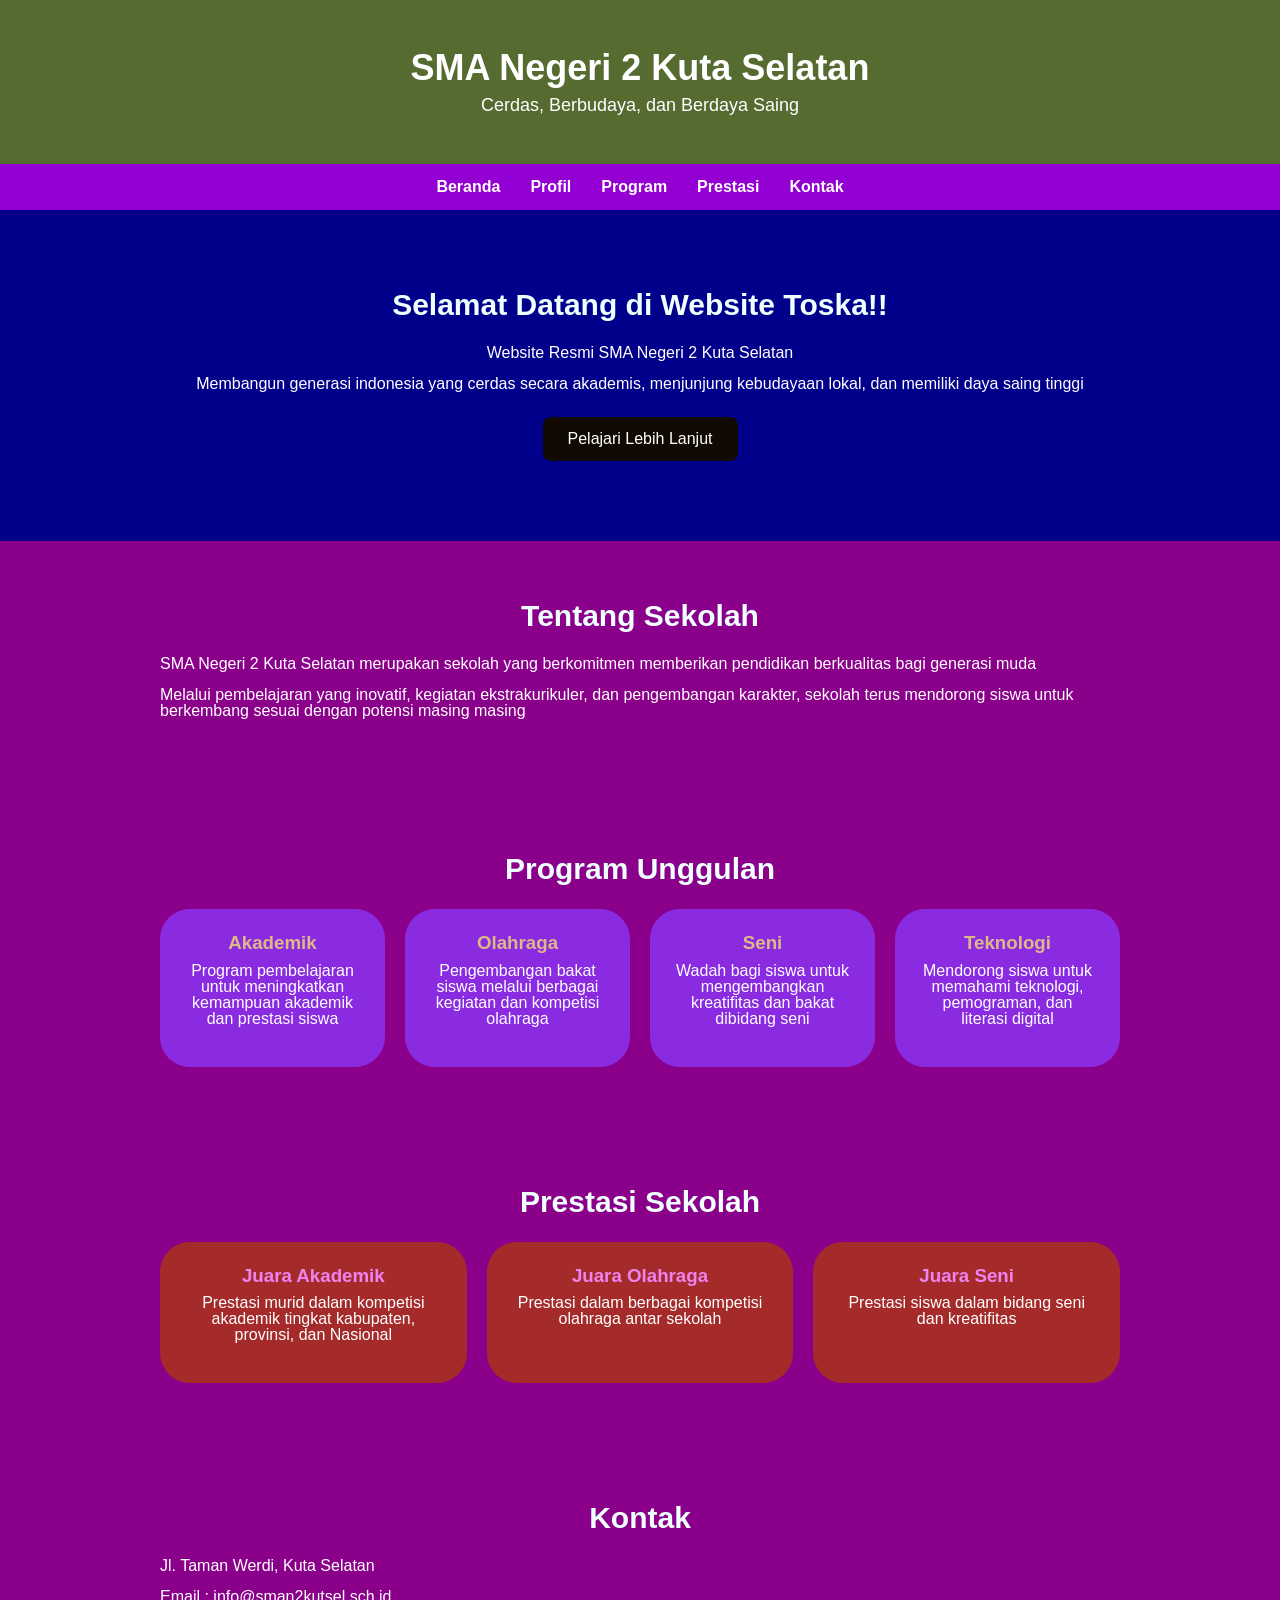
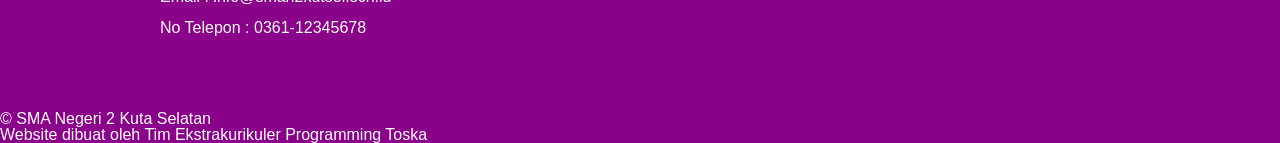
<file: index.html>
<!DOCTYPE html>
<html lang="en">

<head>
    <meta charset="UTF-8">
    <meta name="viewport" content="width=device-width, initial-scale=1.0">
    <title>Website SMA Negeri 2 Kuta Selatan</title>
    <link rel="stylesheet" href="style.css">
</head>

<body>
    <!-- Header Website -->
    <header>
        <h1>SMA Negeri 2 Kuta Selatan</h1>
        <p>Cerdas, Berbudaya, dan Berdaya Saing</p>
    </header>

    <!-- Navigasi -->
    <nav>
        <a href="#beranda">Beranda</a>
        <a href="#profil">Profil</a>
        <a href="#program">Program</a>
        <a href="#prestasi">Prestasi</a>
        <a href="#kontak">Kontak</a>
    </nav>

    <!-- Konten Utama -->
    <main>
        <!-- Beranda -->
        <section id="beranda" class="hero">
            <h2>Selamat Datang di Website Toska!!</h2>
            <p>Website Resmi SMA Negeri 2 Kuta Selatan</p>
            <p>
                Membangun generasi indonesia yang cerdas secara akademis, menjunjung kebudayaan lokal, dan memiliki daya
                saing tinggi
            </p>
            <button>Pelajari Lebih Lanjut</button>
        </section>

        <!-- Section Profil-->
        <section id="profil">
            <h2>Tentang Sekolah</h2>
            <p>
                SMA Negeri 2 Kuta Selatan merupakan sekolah yang berkomitmen memberikan pendidikan berkualitas bagi
                generasi muda
            </p>
            <p>
                Melalui pembelajaran yang inovatif, kegiatan ekstrakurikuler, dan pengembangan karakter, sekolah terus
                mendorong siswa untuk berkembang sesuai dengan potensi masing masing
            </p>
        </section>

        <!-- Section Program-->
        <section id="program">
            <h2>Program Unggulan</h2>

            <div class="program-container">
                <div class="card">
                    <h3>Akademik</h3>
                    <p>Program pembelajaran untuk meningkatkan kemampuan akademik dan prestasi siswa</p>
                </div>
                <div class="card">
                    <h3>Olahraga</h3>
                    <p>Pengembangan bakat siswa melalui berbagai kegiatan dan kompetisi olahraga</p>
                </div>
                <div class="card">
                    <h3>Seni</h3>
                    <p>Wadah bagi siswa untuk mengembangkan kreatifitas dan bakat dibidang seni</p>
                </div>
                <div class="card">
                    <h3>Teknologi</h3>
                    <p>Mendorong siswa untuk memahami teknologi, pemograman, dan literasi digital</p>
                </div>
            </div>

        </section>

        <!-- Section Prestasi-->
        <section id="prestasi">
            <h2>Prestasi Sekolah</h2>
            <div class="prestasi-container">
                <div class="prestasi">
                    <h3>Juara Akademik</h3>
                    <p>Prestasi murid dalam kompetisi akademik tingkat kabupaten, provinsi, dan Nasional</p>
                </div>
                <div class="prestasi">
                    <h3>Juara Olahraga</h3>
                    <p>Prestasi dalam berbagai kompetisi olahraga antar sekolah</p>
                </div>
                <div class="prestasi">
                    <h3>Juara Seni</h3>
                    <p>Prestasi siswa dalam bidang seni dan kreatifitas</p>
                </div>
            </div>
        </section>
        <!-- Section Kontak -->
         <section id="kontak">
            <h2>Kontak</h2>
            <p>Jl. Taman Werdi, Kuta Selatan</p>
            <p>Email : info@sman2kutsel.sch.id</p>
            <p>No Telepon : 0361-12345678</p>            
         </section>        

    </main>
    <!-- Footer -->
     <footer>
        <p>&copy; SMA Negeri 2 Kuta Selatan</p>
        <p>Website dibuat oleh Tim Ekstrakurikuler Programming Toska</p>
     </footer>
</body>

</html>
</file>
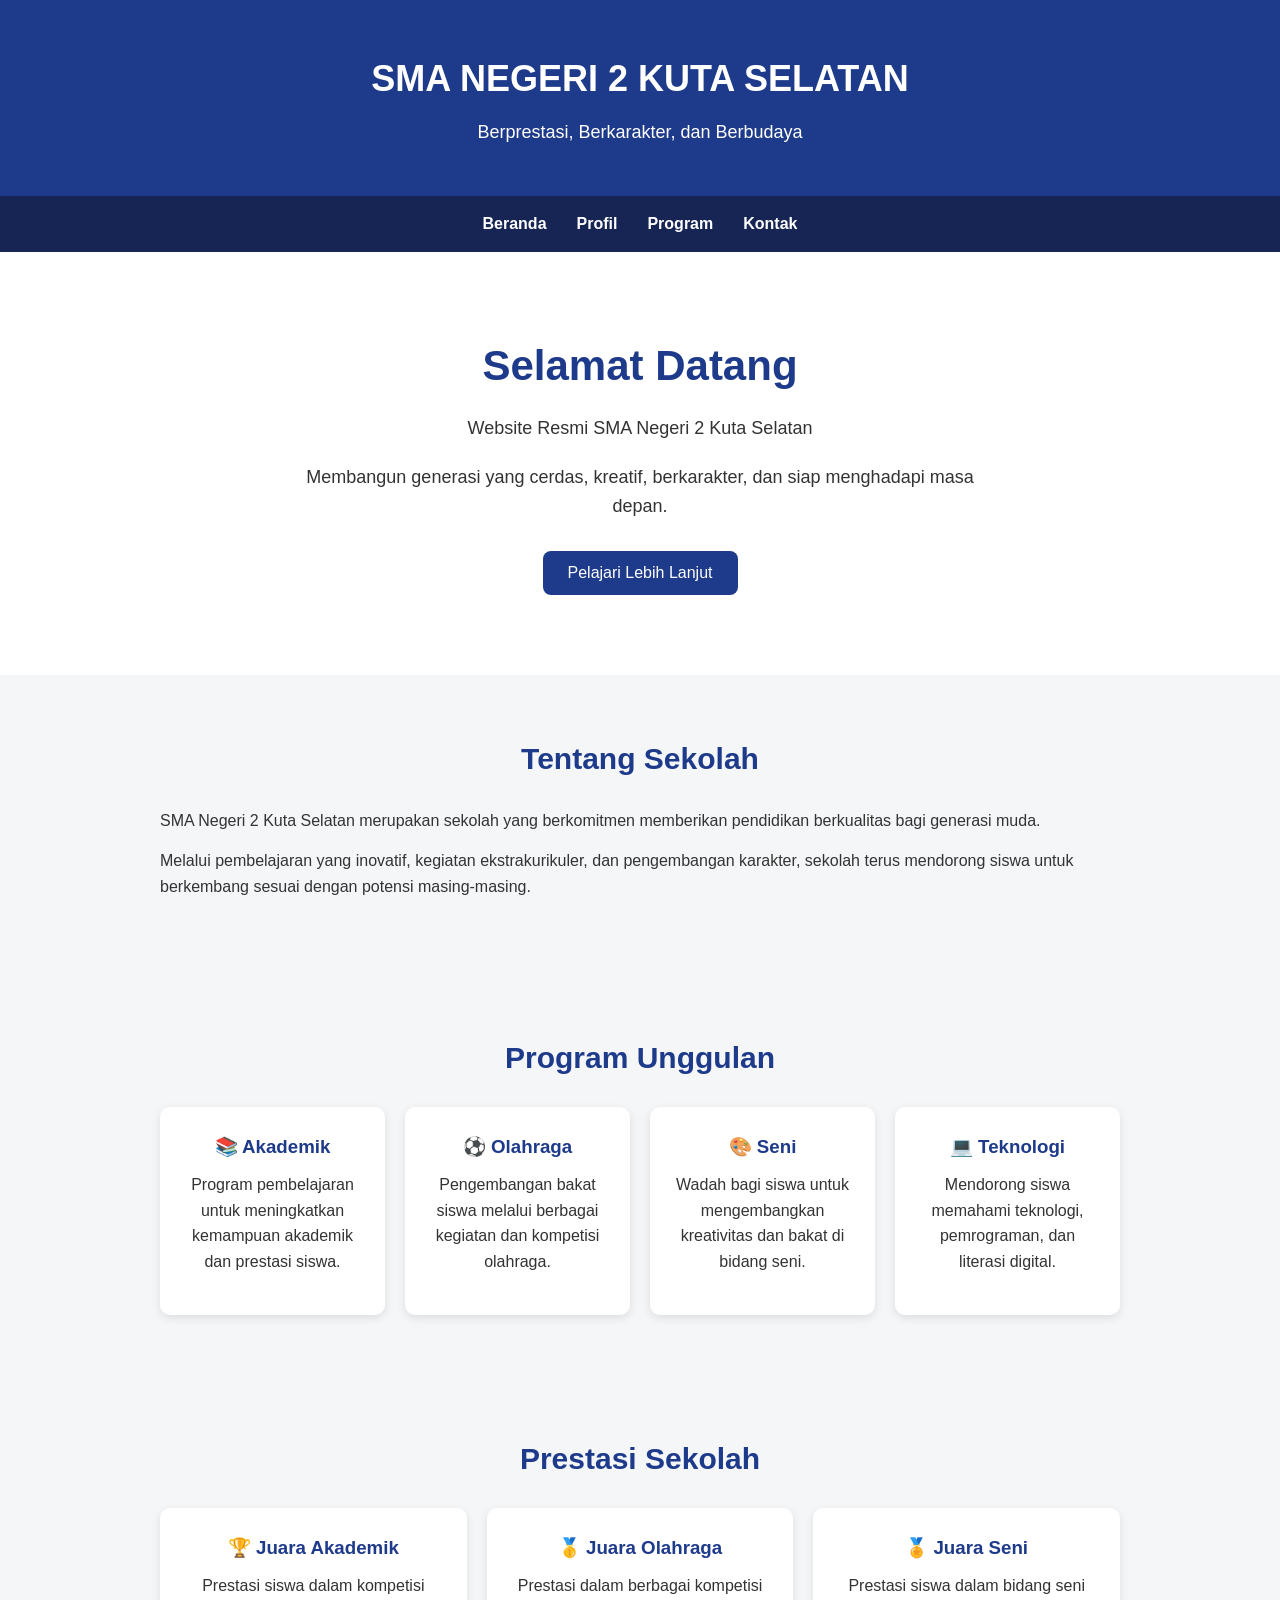
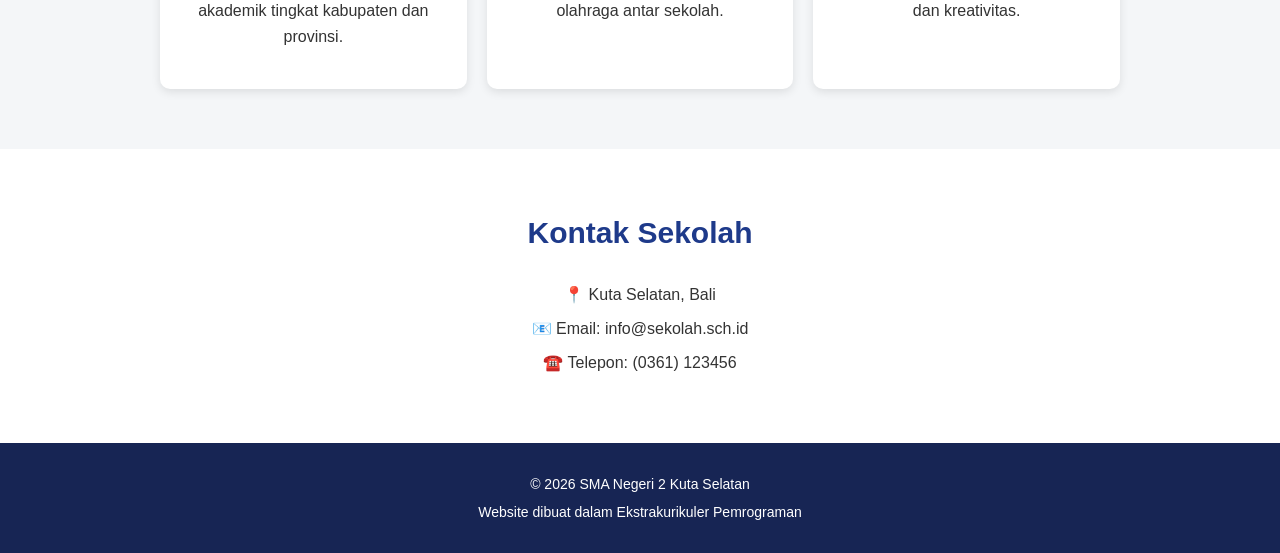
<file: live-code/index.html>
<!DOCTYPE html>
<html lang="id">

<head>
    <meta charset="UTF-8">

    <meta name="viewport" content="width=device-width, initial-scale=1.0">

    <title>SMA Negeri 2 Kuta Selatan</title>

    <!-- Menghubungkan HTML dengan CSS -->
    <link rel="stylesheet" href="style.css">
</head>

<body>

    <!-- ================= HEADER ================= -->
    <header>

        <h1>SMA NEGERI 2 KUTA SELATAN</h1>

        <p>
            Berprestasi, Berkarakter, dan Berbudaya
        </p>

    </header>


    <!-- ================= NAVIGASI ================= -->
    <nav>

        <a href="#beranda">Beranda</a>

        <a href="#profil">Profil</a>

        <a href="#program">Program</a>

        <a href="#kontak">Kontak</a>

    </nav>


    <!-- ================= KONTEN UTAMA ================= -->
    <main>

        <!-- HERO / BERANDA -->
        <section id="beranda" class="hero">

            <h2>
                Selamat Datang
            </h2>

            <p>
                Website Resmi SMA Negeri 2 Kuta Selatan
            </p>

            <p>
                Membangun generasi yang cerdas,
                kreatif, berkarakter, dan siap menghadapi
                masa depan.
            </p>

            <button>
                Pelajari Lebih Lanjut
            </button>

        </section>


        <!-- ================= PROFIL ================= -->
        <section id="profil">

            <h2>Tentang Sekolah</h2>

            <p>
                SMA Negeri 2 Kuta Selatan merupakan sekolah
                yang berkomitmen memberikan pendidikan
                berkualitas bagi generasi muda.
            </p>

            <p>
                Melalui pembelajaran yang inovatif,
                kegiatan ekstrakurikuler, dan pengembangan
                karakter, sekolah terus mendorong siswa
                untuk berkembang sesuai dengan potensi
                masing-masing.
            </p>

        </section>


        <!-- ================= PROGRAM ================= -->
        <section id="program">

            <h2>Program Unggulan</h2>

            <div class="program-container">

                <div class="card">

                    <h3>📚 Akademik</h3>

                    <p>
                        Program pembelajaran untuk meningkatkan
                        kemampuan akademik dan prestasi siswa.
                    </p>

                </div>


                <div class="card">

                    <h3>⚽ Olahraga</h3>

                    <p>
                        Pengembangan bakat siswa melalui berbagai
                        kegiatan dan kompetisi olahraga.
                    </p>

                </div>


                <div class="card">

                    <h3>🎨 Seni</h3>

                    <p>
                        Wadah bagi siswa untuk mengembangkan
                        kreativitas dan bakat di bidang seni.
                    </p>

                </div>


                <div class="card">

                    <h3>💻 Teknologi</h3>

                    <p>
                        Mendorong siswa memahami teknologi,
                        pemrograman, dan literasi digital.
                    </p>

                </div>

            </div>

        </section>


        <!-- ================= PRESTASI ================= -->
        <section id="prestasi">

            <h2>Prestasi Sekolah</h2>

            <div class="prestasi-container">

                <div class="prestasi">

                    <h3>🏆 Juara Akademik</h3>

                    <p>
                        Prestasi siswa dalam kompetisi akademik
                        tingkat kabupaten dan provinsi.
                    </p>

                </div>


                <div class="prestasi">

                    <h3>🥇 Juara Olahraga</h3>

                    <p>
                        Prestasi dalam berbagai kompetisi
                        olahraga antar sekolah.
                    </p>

                </div>


                <div class="prestasi">

                    <h3>🏅 Juara Seni</h3>

                    <p>
                        Prestasi siswa dalam bidang seni dan
                        kreativitas.
                    </p>

                </div>

            </div>

        </section>


        <!-- ================= KONTAK ================= -->
        <section id="kontak">

            <h2>Kontak Sekolah</h2>

            <p>
                📍 Kuta Selatan, Bali
            </p>

            <p>
                📧 Email: info@sekolah.sch.id
            </p>

            <p>
                ☎️ Telepon: (0361) 123456
            </p>

        </section>

    </main>


    <!-- ================= FOOTER ================= -->
    <footer>

        <p>
            © 2026 SMA Negeri 2 Kuta Selatan
        </p>

        <p>
            Website dibuat dalam Ekstrakurikuler Pemrograman
        </p>

    </footer>

</body>

</html>
</file>
<file: style.css>
/* Pengaturan Halaman Utama */
* {
    box-sizing: border-box;
    margin: 0;
    padding: 0;
}

/* Pengaturan Bagian Body */
body {
    font-family: Arial, Helvetica, sans-serif;
    line-height: 1;
    background-color:darkmagenta;
    color :#fff;
}

/* Pengaturan Bagian header */
header {
    background-color: darkolivegreen;
    color : white;
    text-align: center;
    padding : 50px 20px;
}

header h1{
    font-size: 36px;
    margin-bottom: 10px;
}

header p{
    font-size: 18px;
}

/* Pengaturan Navigasi */
nav {
    background-color: darkviolet;
    display: flex;
    justify-content: center;
    gap:30px;
    padding: 15px;
}

nav a{
    color:white;
    text-decoration: none;
    font-weight: bold;
    transition: 0.3s;
}

nav a:hover{
    color: chocolate;
}

/* Pengaturan Main */
section {
    max-width: 1000px;
    margin: auto;
    padding: 60px 20px;
}

section h2{
    color:azure;
    text-align: center;
    font-size: 30px;
    margin-bottom: 25px;
}

section p{
    margin-bottom: 15px;
}

.hero {
    max-width: 100%;
    text-align: center;
    background-color: darkblue;
    padding: 80px 20px;
}

button {
    background-color: rgb(17, 10, 2);
    color: #fff;
    border: none;
    padding: 13px 25px;
    border-radius: 8px;
    font-size: 16px;
    cursor: pointer;
    margin-top: 10px;
    transition: 0.3s;    
}

button:hover{
    background-color: blueviolet;
    transform:scale(1.05);
}

.program-container{
    display:grid;
    grid-template-columns: repeat(4, 1fr);
    gap:20px;
}

.card{
    background-color:blueviolet;
    padding : 25px;
    border-radius: 30px;
    text-align: center;    
    transition: 0.5s;
}

.card:hover{
    transform: translateY(-15px) ;
}

.card h3{
    margin-bottom: 10px;
    color :burlywood;
}

.prestasi-container{
    display: grid;
    grid-template-columns: repeat(3, 1fr);
    gap : 20px;
}

.prestasi{
    background-color: brown;
    padding: 25px;
    border-radius: 30px;
    text-align: center;
}

.prestasi h3{
    margin-bottom: 10px;
    color: violet;
}
</file>
<file: live-code/style.css>
/* =========================================
   RESET DASAR
   ========================================= */

* {
    box-sizing: border-box;
    margin: 0;
    padding: 0;
}


/* =========================================
   BODY
   ========================================= */

body {
    font-family: Arial, Helvetica, sans-serif;

    line-height: 1.6;

    background-color: #f4f6f8;

    color: #333;
}


/* =========================================
   HEADER
   ========================================= */

header {
    background-color: #1e3a8a;

    color: white;

    text-align: center;

    padding: 50px 20px;
}

header h1 {
    font-size: 36px;

    margin-bottom: 10px;
}

header p {
    font-size: 18px;
}


/* =========================================
   NAVIGASI
   ========================================= */

nav {
    background-color: #172554;

    display: flex;

    justify-content: center;

    gap: 30px;

    padding: 15px;
}

nav a {
    color: white;

    text-decoration: none;

    font-weight: bold;

    transition: 0.3s;
}

nav a:hover {
    color: #93c5fd;
}


/* =========================================
   SECTION
   ========================================= */

section {
    max-width: 1000px;

    margin: auto;

    padding: 60px 20px;
}

section h2 {
    color: #1e3a8a;

    text-align: center;

    font-size: 30px;

    margin-bottom: 25px;
}

section p {
    margin-bottom: 15px;
}


/* =========================================
   HERO / BERANDA
   ========================================= */

.hero {
    max-width: 100%;

    background-color: white;

    text-align: center;

    padding: 80px 20px;
}

.hero h2 {
    font-size: 42px;

    margin-bottom: 15px;
}

.hero p {
    max-width: 700px;

    margin: 0 auto 20px;

    font-size: 18px;
}


/* =========================================
   BUTTON
   ========================================= */

button {
    background-color: #1e3a8a;

    color: white;

    border: none;

    padding: 13px 25px;

    border-radius: 8px;

    font-size: 16px;

    cursor: pointer;

    margin-top: 10px;

    transition: 0.3s;
}

button:hover {
    background-color: #172554;

    transform: scale(1.05);
}


/* =========================================
   PROGRAM
   ========================================= */

.program-container {
    display: grid;

    grid-template-columns: repeat(4, 1fr);

    gap: 20px;
}

.card {
    background-color: white;

    padding: 25px;

    border-radius: 10px;

    text-align: center;

    box-shadow: 0 3px 10px rgba(0, 0, 0, 0.1);

    transition: 0.3s;
}

.card:hover {
    transform: translateY(-5px);
}

.card h3 {
    color: #1e3a8a;

    margin-bottom: 10px;
}


/* =========================================
   PRESTASI
   ========================================= */

.prestasi-container {
    display: grid;

    grid-template-columns: repeat(3, 1fr);

    gap: 20px;
}

.prestasi {
    background-color: white;

    padding: 25px;

    border-radius: 10px;

    text-align: center;

    box-shadow: 0 3px 10px rgba(0, 0, 0, 0.1);
}

.prestasi h3 {
    color: #1e3a8a;

    margin-bottom: 10px;
}


/* =========================================
   KONTAK
   ========================================= */

#kontak {
    background-color: white;

    max-width: 100%;

    text-align: center;
}

#kontak p {
    margin: 8px;
}


/* =========================================
   FOOTER
   ========================================= */

footer {
    background-color: #172554;

    color: white;

    text-align: center;

    padding: 25px 20px;

    font-size: 14px;
}

footer p {
    margin: 5px;
}


/* =========================================
   RESPONSIVE / HP
   ========================================= */

@media (max-width: 768px) {

    header h1 {
        font-size: 25px;
    }

    header p {
        font-size: 16px;
    }

    nav {
        flex-direction: column;

        align-items: center;

        gap: 10px;
    }

    .hero h2 {
        font-size: 32px;
    }

    .program-container {
        grid-template-columns: 1fr 1fr;
    }

    .prestasi-container {
        grid-template-columns: 1fr;
    }

}


@media (max-width: 480px) {

    .program-container {
        grid-template-columns: 1fr;
    }

    section {
        padding: 40px 15px;
    }

}
</file>
